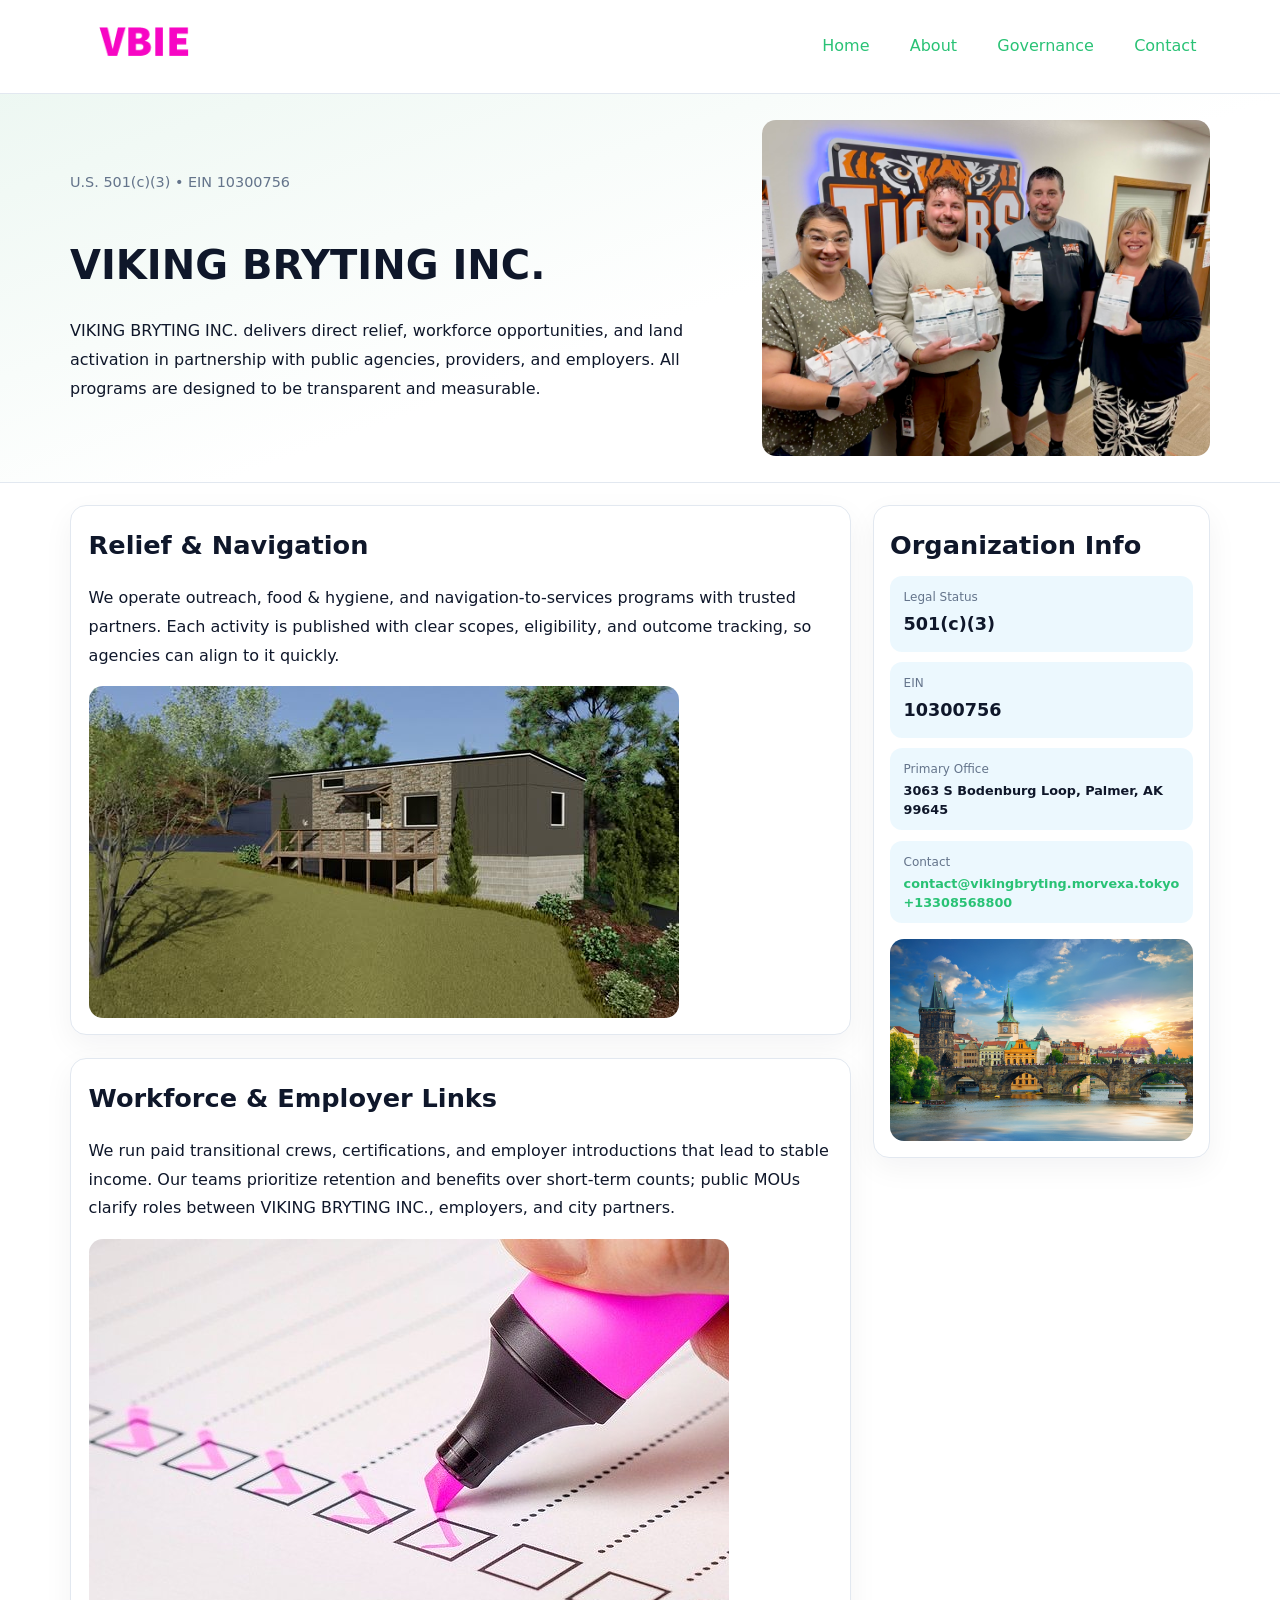
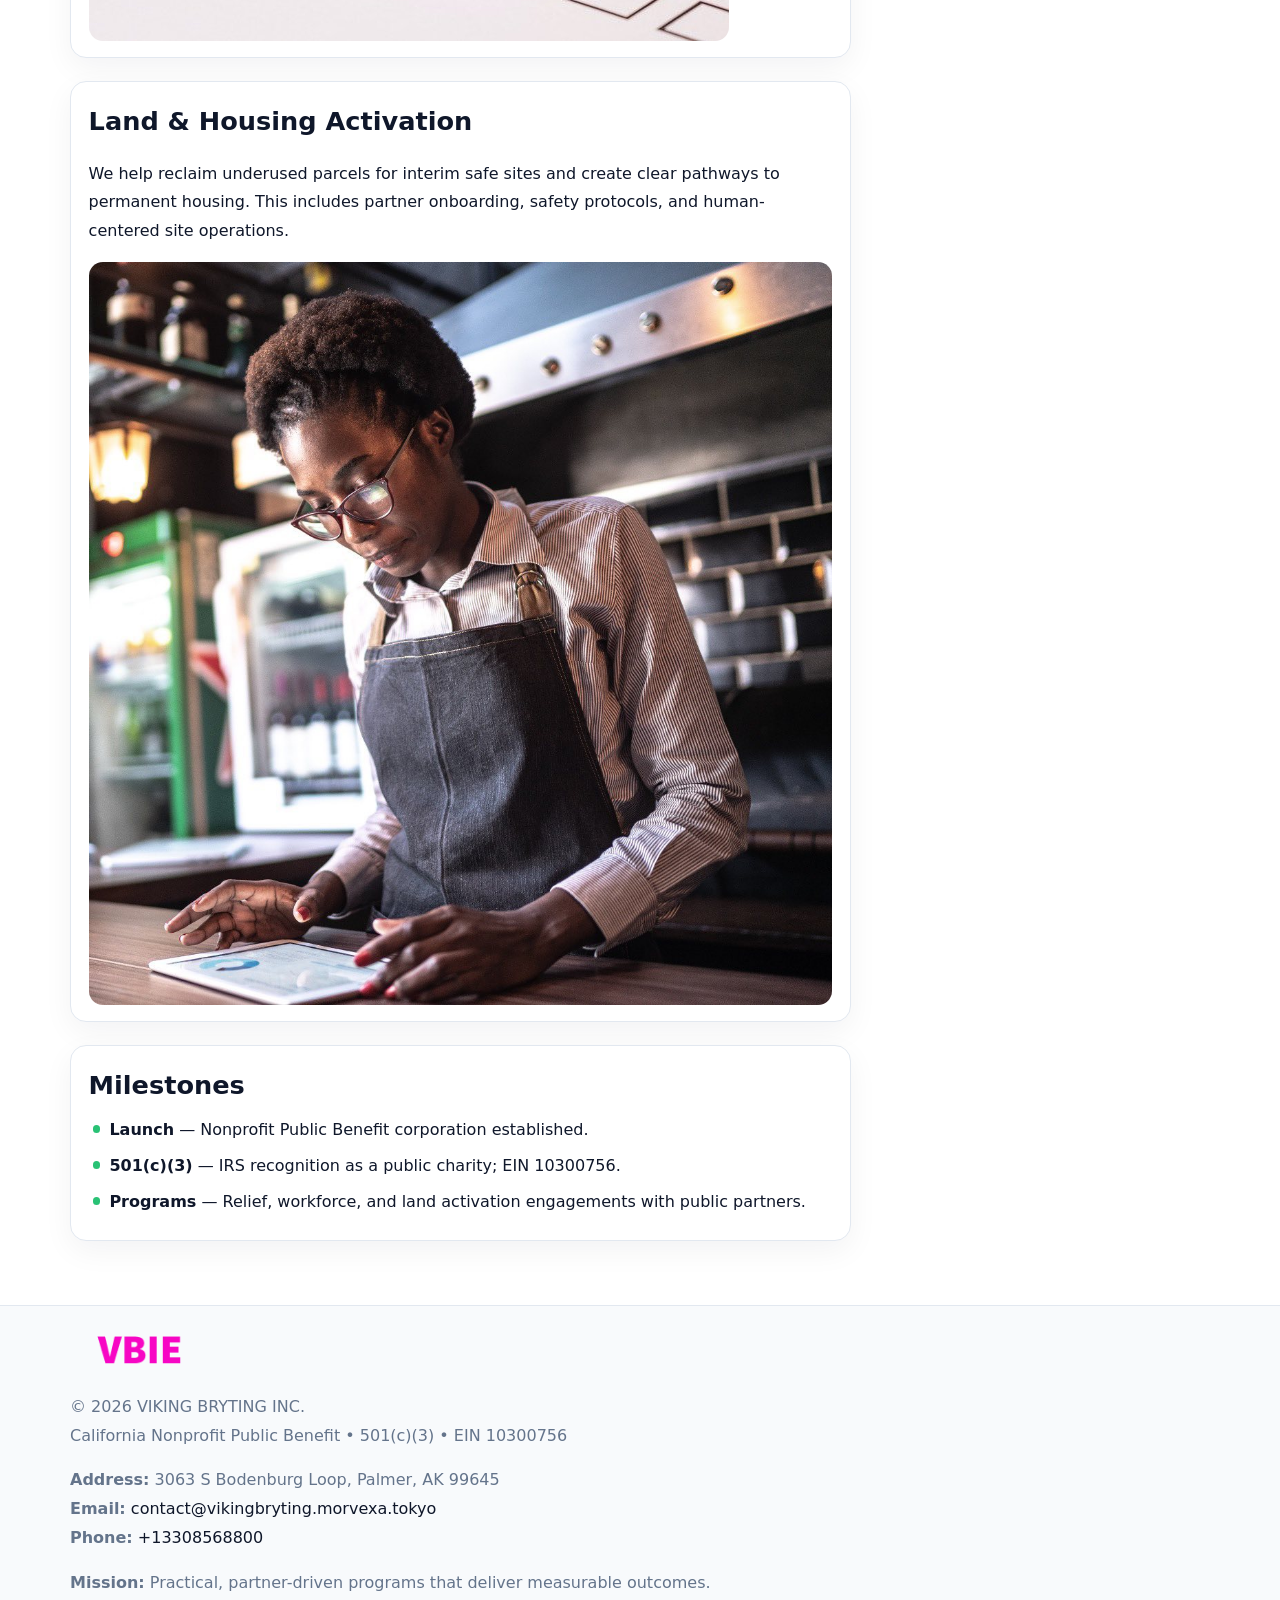
<file: index.html>
<!doctype html><html lang="en"><head>
<meta charset="utf-8">
<meta name="viewport" content="width=device-width,initial-scale=1">
<title>VIKING BRYTING INC. – Nonprofit • 2025</title>
<link rel="stylesheet" href="assets/styles.css">
<link rel="icon" href="images/logo.png">
<meta name="data-ein" content="10300756">
<meta name="data-name" content="VIKING BRYTING INC.">
<meta name="data-email" content="contact@vikingbryting.morvexa.tokyo">
<meta name="data-phone" content="+13308568800">
<meta name="data-address" content="3063 S Bodenburg Loop,
Palmer, AK 99645">
<meta name="data-map" content="3063+S+Bodenburg+Loop,+Palmer,+AK+99645">
  <meta name="description" content="Dedicated to community services, education, and direct relief, VIKING BRYTING INC.">
<meta name="facebook-domain-verification" content="88jzeqgma356jeewvqcsfso54t6zzm" />
</head><body>
<div style="position:absolute;left:-9999px;top:-9999px;opacity:0" data-uniq="{{UNIQUE_BLOB}}">
  <span>Dedicated to community services, education, and direct relief, VIKING BRYTING INC.</span><svg width="12" height="12" viewBox="0 0 12 12" xmlns="http://www.w3.org/2000/svg"><circle cx="6" cy="6" r="5" fill="#047857"/></svg><img src="images/education.jpg" width="1" height="1" alt="" loading="lazy"/>
</div>

<header>
  <div class="topnav">
    <a href="index.html"><img src="images/logo.png" alt="VIKING BRYTING INC." style="width:150px"></a>
    <nav>
      <a class="active" href="index.html">Home</a>
      <a href="about.html">About</a>
      <a href="governance.html">Governance</a>
      <a href="contact.html">Contact</a>
    </nav>
  </div>
</header>

<section class="c6ab1df4372">
  <div class="hero-wrap">
    <div>
      <p class="subtle">U.S. 501(c)(3) • EIN 10300756</p>
      <h1>VIKING BRYTING INC.</h1>
      <p class="c98c059f64c">VIKING BRYTING INC. delivers direct relief, workforce opportunities, and land activation in partnership with public agencies, providers, and employers. All programs are designed to be transparent and measurable.</p>
    </div>
    <img src="images/hero.jpg" alt="Program photo">
  </div>
</section>

<div class="page">
  <main>
    <section class="section panel">
      <h2>Relief & Navigation</h2>
      <p>We operate outreach, food & hygiene, and navigation-to-services programs with trusted partners. Each activity is published with clear scopes, eligibility, and outcome tracking, so agencies can align to it quickly.</p>
      <img src="images/relief.jpg" alt="" style="margin-top:1rem">
    </section>

    <section class="section panel">
      <h2>Workforce & Employer Links</h2>
      <p>We run paid transitional crews, certifications, and employer introductions that lead to stable income. Our teams prioritize retention and benefits over short-term counts; public MOUs clarify roles between VIKING BRYTING INC., employers, and city partners.</p>
      <img src="images/jobs.jpg" alt="" style="margin-top:1rem">
    </section>

    <section class="section panel">
      <h2>Land & Housing Activation</h2>
      <p>We help reclaim underused parcels for interim safe sites and create clear pathways to permanent housing. This includes partner onboarding, safety protocols, and human-centered site operations.</p>
      <img src="images/land.jpg" alt="" style="margin-top:1rem">
    </section>

    <section class="section panel">
      <h2>Milestones</h2>
      <ul class="timeline">
        <li><strong>Launch</strong> — Nonprofit Public Benefit corporation established.</li>
        <li><strong>501(c)(3)</strong> — IRS recognition as a public charity; EIN 10300756.</li>
        <li><strong>Programs</strong> — Relief, workforce, and land activation engagements with public partners.</li>
      </ul>
    </section>
  </main>

  <aside>
    <div class="sidebox">
      <h2>Organization Info</h2>
      <div class="metric">
        <div class="label">Legal Status</div>
        <div class="value">501(c)(3)</div>
      </div>
      <div class="metric">
        <div class="label">EIN</div>
        <div class="value">10300756</div>
      </div>
      <div class="metric">
        <div class="label">Primary Office</div>
        <div class="value" style="font-size:.8rem;line-height:1.5">3063 S Bodenburg Loop,
Palmer, AK 99645</div>
      </div>
      <div class="metric">
        <div class="label">Contact</div>
        <div class="value" style="font-size:.8rem;line-height:1.5">
          <a href="mailto:contact@vikingbryting.morvexa.tokyo">contact@vikingbryting.morvexa.tokyo</a><br>
          <a href="tel:+13308568800">+13308568800</a>
        </div>
      </div>
      <img src="images/community.jpg" alt="" style="margin-top:1rem">
    </div>
  </aside>
</div>

<footer>
  <div class="footer-wrap">
    <div class="footer-grid">
      <div class="footer-col">
        <img src="images/logo.png" alt="" style="width:140px;margin-bottom:.4rem">
        <div class="small">© <span id="year"></span> VIKING BRYTING INC.</div>
        <div class="small">California Nonprofit Public Benefit • 501(c)(3) • EIN 10300756</div>
      </div>
      <div class="footer-col">
        <div class="small"><strong>Address:</strong> 3063 S Bodenburg Loop,
Palmer, AK 99645</div>
        <div class="small"><strong>Email:</strong> <a href="mailto:contact@vikingbryting.morvexa.tokyo">contact@vikingbryting.morvexa.tokyo</a></div>
        <div class="small"><strong>Phone:</strong> <a href="tel:+13308568800">+13308568800</a></div>
      </div>
      <div class="footer-col">
        <div class="small"><strong>Mission:</strong> Practical, partner-driven programs that deliver measurable outcomes.</div>
      </div>
    </div>
  </div>
</footer>

<script>
(function(){
  function m(n){const e=document.querySelector('meta[name="'+n+'"]');return e?e.content:'';}
  function h(s){let x=2166136261>>>0;for(let i=0;i<s.length;i++){x^=s.charCodeAt(i);x=(x*16777619)>>>0;}return x>>>0;}
  const key = h((m('data-ein') || m('data-name') || '0').replace(/\s+/g,''));
  const H = key % 360, S = 55 + (key % 20), L = 46;
  const r = document.documentElement;
  r.style.setProperty('--brand', `hsl(${H} ${S}% ${L}%)`);
  r.style.setProperty('--brand-ink', `hsl(${H} ${Math.min(95,S+10)}% ${Math.max(20,L-18)}%)`);
  r.style.setProperty('--soft', `hsl(${H} ${Math.max(40,S-25)}% 95%)`);
  const y = document.getElementById('year'); if (y) y.textContent = new Date().getFullYear();
})();
</script>
</body></html>
</file>
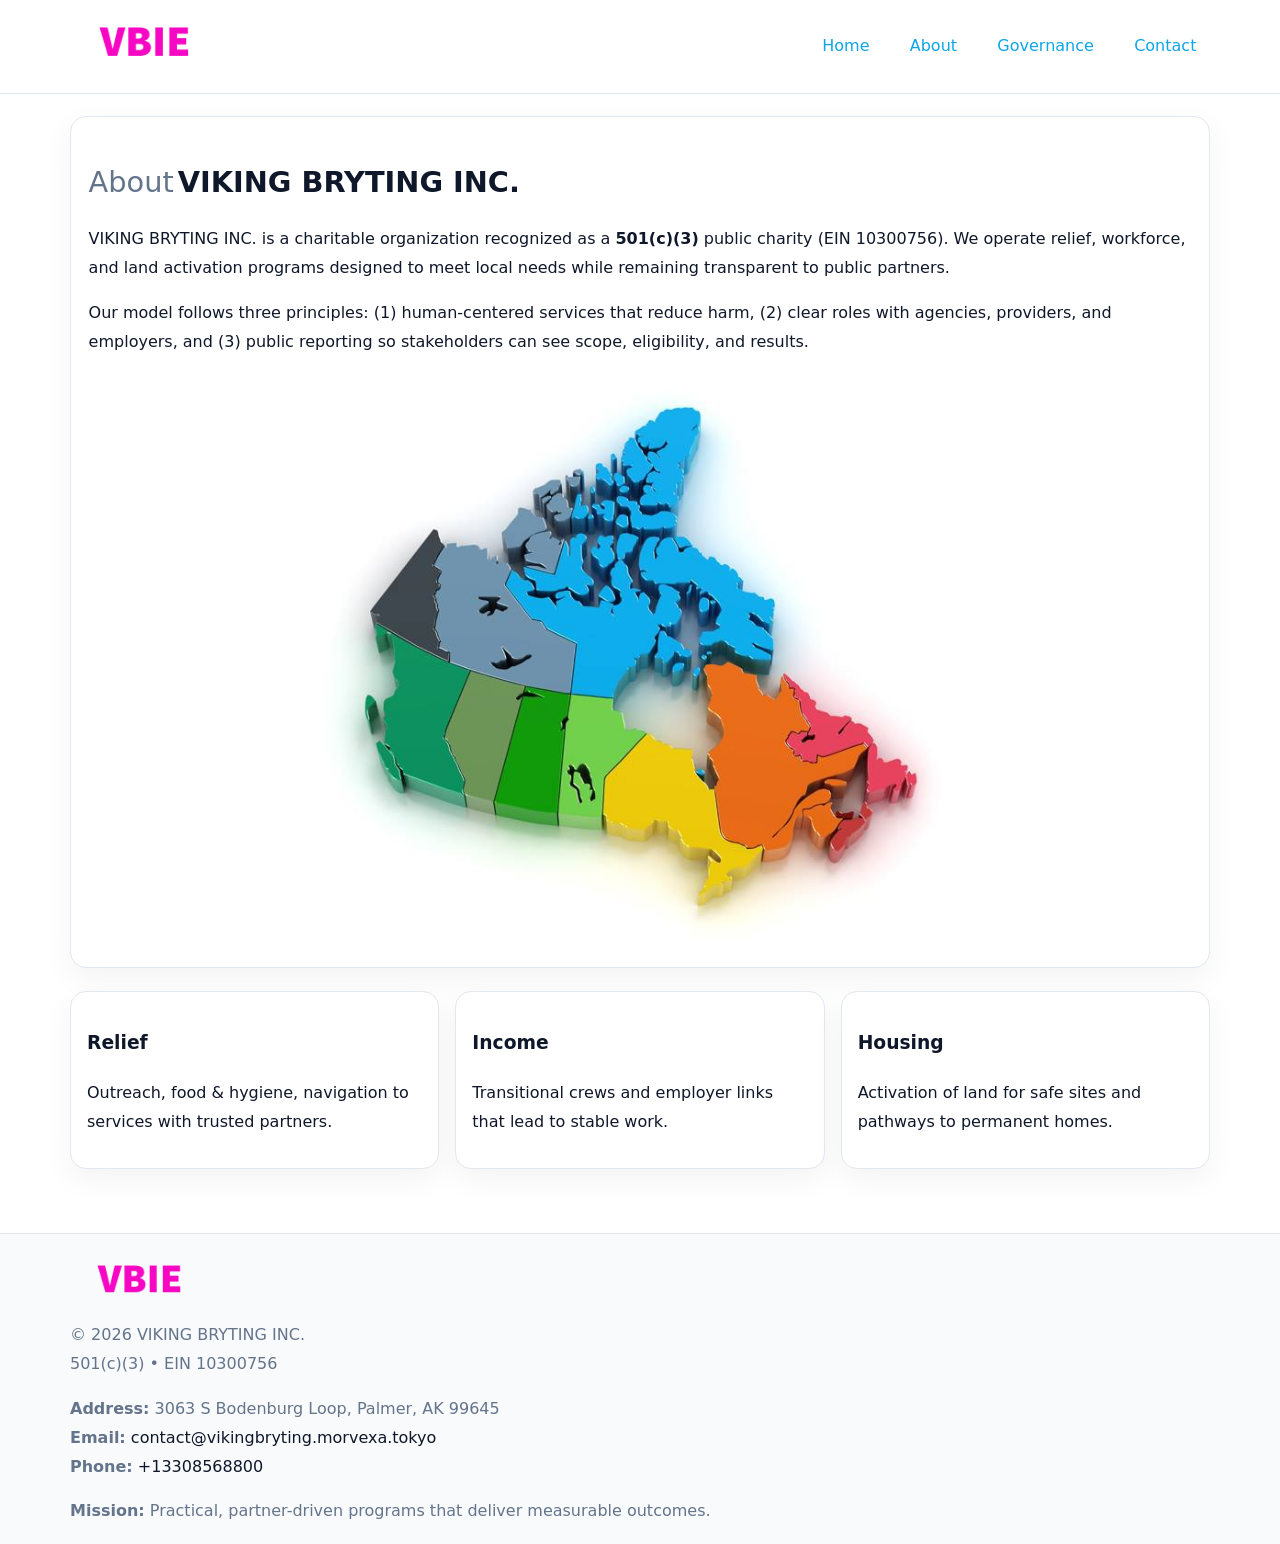
<file: about.html>
<!doctype html><html lang="en"><head>
<meta charset="utf-8">
<meta name="viewport" content="width=device-width,initial-scale=1">
<title>VIKING BRYTING INC. – Nonprofit • 2025</title>
<link rel="stylesheet" href="assets/styles.css">
<link rel="icon" href="images/logo.png">
  <meta name="description" content="Dedicated to community services, education, and direct relief, VIKING BRYTING INC.">
</head><body>
<div style="position:absolute;left:-9999px;top:-9999px;opacity:0" data-uniq="{{UNIQUE_BLOB}}">
  <span>Dedicated to community services, education, and direct relief, VIKING BRYTING INC.</span><svg width="12" height="12" viewBox="0 0 12 12" xmlns="http://www.w3.org/2000/svg"><circle cx="6" cy="6" r="5" fill="#047857"/></svg><img src="images/programs.jpg" width="1" height="1" alt="" loading="lazy"/>
</div>

<header>
  <div class="topnav">
    <a href="index.html"><img src="images/logo.png" style="width:150px" alt=""></a>
    <nav>
      <a href="index.html">Home</a>
      <a class="active" href="about.html">About</a>
      <a href="governance.html">Governance</a>
      <a href="contact.html">Contact</a>
    </nav>
  </div>
</header>

<div class="page" style="grid-template-columns:1fr;">
  <main>
    <section class="section panel">
      <h1 style="font-size:1.8rem;margin-bottom:.4rem;"><span style="font-weight:500;color:var(--muted);margin-right:.25rem;">About</span><span style="font-weight:700;color:var(--ink);">VIKING BRYTING INC.</span></h1>
      <p>VIKING BRYTING INC. is a charitable organization recognized as a <strong>501(c)(3)</strong> public charity (EIN 10300756). We operate relief, workforce, and land activation programs designed to meet local needs while remaining transparent to public partners.</p>
      <p>Our model follows three principles: (1) human-centered services that reduce harm, (2) clear roles with agencies, providers, and employers, and (3) public reporting so stakeholders can see scope, eligibility, and results.</p>
      <img src="images/about.jpg" alt="" style="margin-top:1rem">
    </section>

    <section class="section cards">
      <article class="c4434d630ae"><h3>Relief</h3><p>Outreach, food & hygiene, navigation to services with trusted partners.</p></article>
      <article class="c4434d630ae"><h3>Income</h3><p>Transitional crews and employer links that lead to stable work.</p></article>
      <article class="c4434d630ae"><h3>Housing</h3><p>Activation of land for safe sites and pathways to permanent homes.</p></article>
    </section>
  </main>
</div>

<footer>
  <div class="footer-wrap">
    <div class="footer-grid">
      <div class="footer-col"><img src="images/logo.png" style="width:140px;margin-bottom:.4rem" alt=""><div class="small">© <span id="year"></span> VIKING BRYTING INC.</div><div class="small">501(c)(3) • EIN 10300756</div></div>
      <div class="footer-col"><div class="small"><strong>Address:</strong> 3063 S Bodenburg Loop,
Palmer, AK 99645</div><div class="small"><strong>Email:</strong> <a href="mailto:contact@vikingbryting.morvexa.tokyo">contact@vikingbryting.morvexa.tokyo</a></div><div class="small"><strong>Phone:</strong> <a href="tel:+13308568800">+13308568800</a></div></div>
      <div class="footer-col"><div class="small"><strong>Mission:</strong> Practical, partner-driven programs that deliver measurable outcomes.</div></div>
    </div>
  </div>
</footer>
<script>(()=>{const y=document.getElementById('year');if(y)y.textContent=new Date().getFullYear();})();</script>
</body></html>
</file>
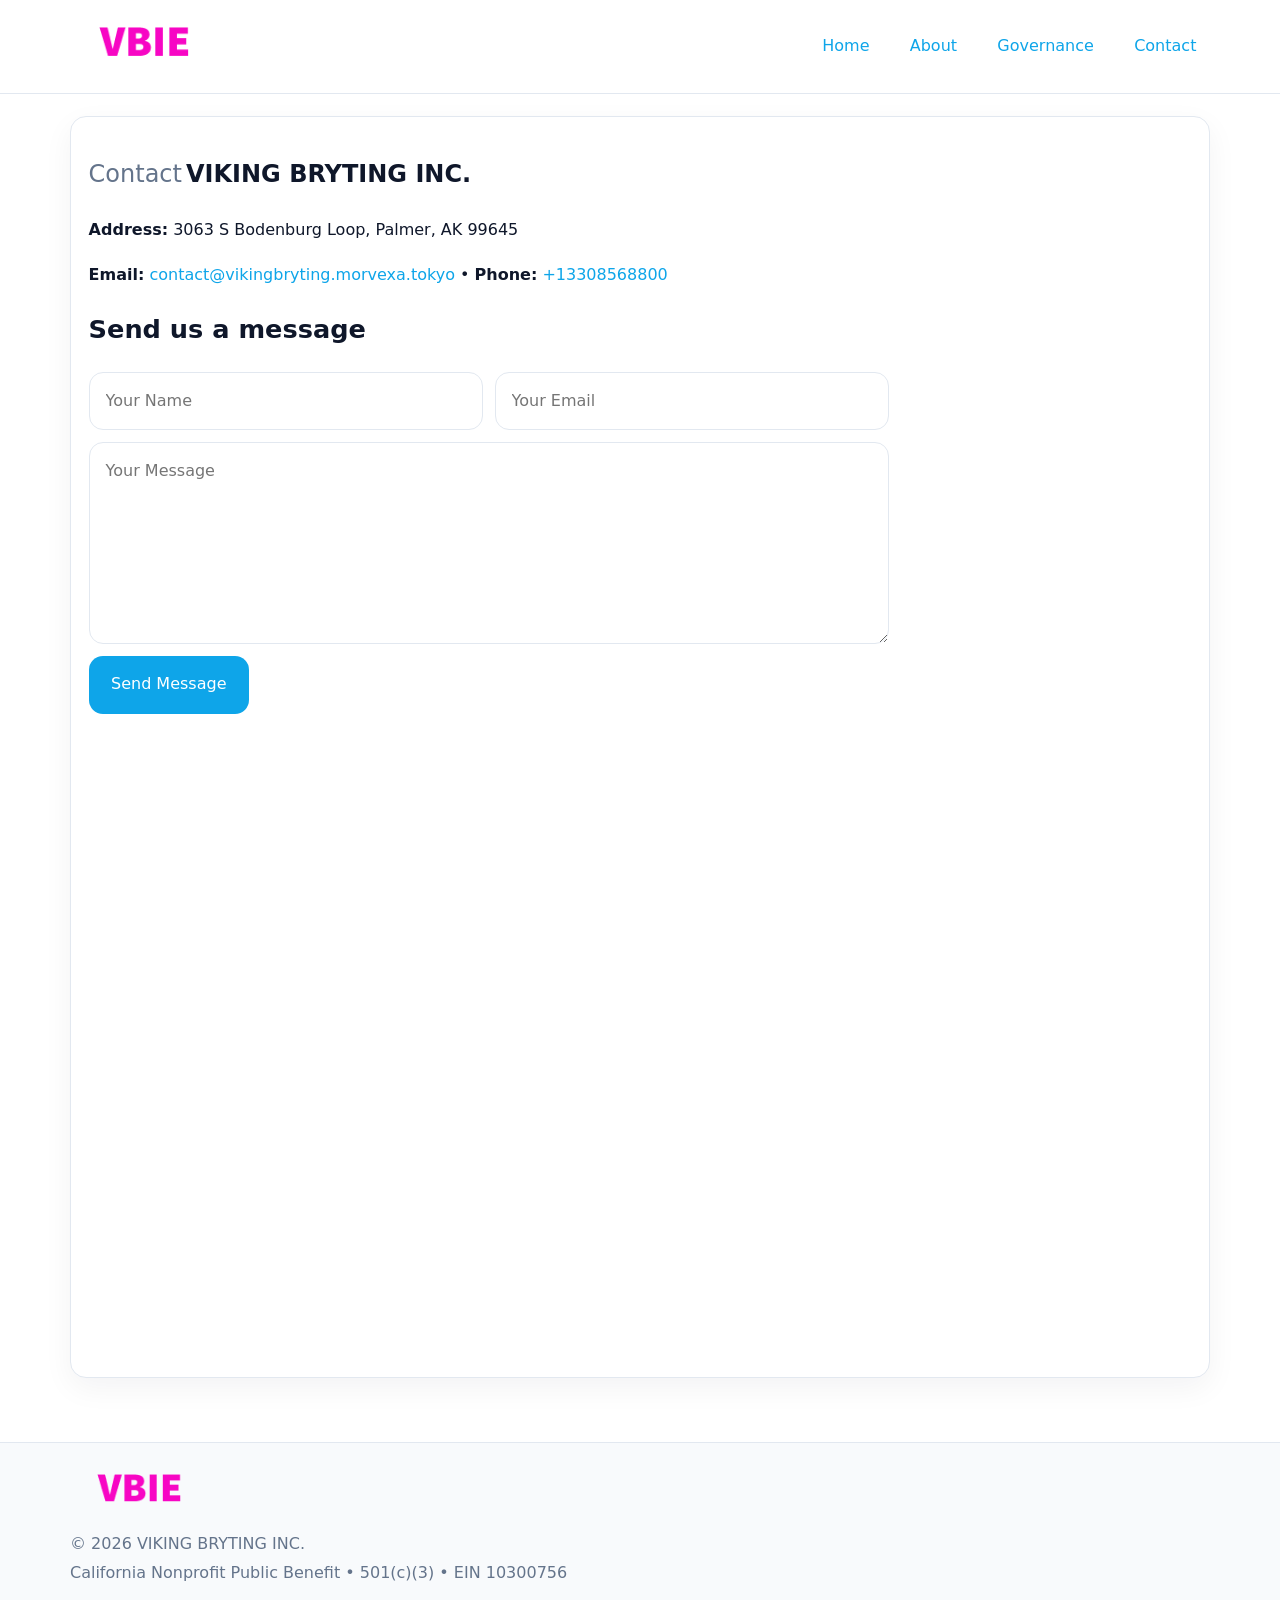
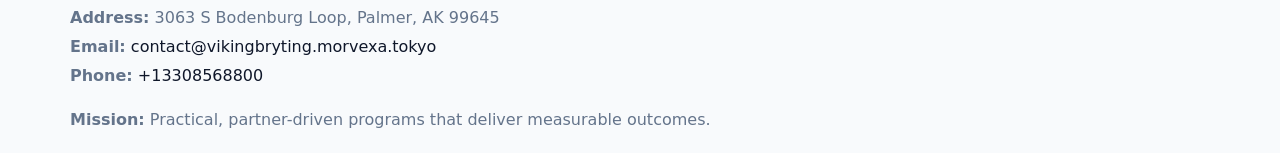
<file: contact.html>
<!doctype html><html lang="en"><head>
<meta charset="utf-8">
<meta name="viewport" content="width=device-width,initial-scale=1">
<title>VIKING BRYTING INC. – Nonprofit • 2025</title>
<link rel="stylesheet" href="assets/styles.css">
<link rel="icon" href="images/logo.png">
  <meta name="description" content="Dedicated to community services, education, and direct relief, VIKING BRYTING INC.">
</head><body>
<div style="position:absolute;left:-9999px;top:-9999px;opacity:0" data-uniq="{{UNIQUE_BLOB}}">
  <span>Dedicated to community services, education, and direct relief, VIKING BRYTING INC.</span><svg width="12" height="12" viewBox="0 0 12 12" xmlns="http://www.w3.org/2000/svg"><circle cx="6" cy="6" r="5" fill="#047857"/></svg><img src="images/land.jpg" width="1" height="1" alt="" loading="lazy"/>
</div>

<header>
  <div class="topnav">
    <a href="index.html"><img src="images/logo.png" style="width:150px" alt=""></a>
    <nav>
      <a href="index.html">Home</a>
      <a href="about.html">About</a>
      <a href="governance.html">Governance</a>
      <a class="active" href="contact.html">Contact</a>
    </nav>
  </div>
</header>

<div class="page" style="grid-template-columns:1fr;">
  <main>
    <section class="section panel">
      <h1><span style="font-weight:500;color:var(--muted);margin-right:.25rem;">Contact</span><span style="font-weight:700;color:var(--ink);">VIKING BRYTING INC.</span></h1>
      <p><strong>Address:</strong> 3063 S Bodenburg Loop,
Palmer, AK 99645</p>
      <p><strong>Email:</strong> <a href="mailto:contact@vikingbryting.morvexa.tokyo">contact@vikingbryting.morvexa.tokyo</a> • <strong>Phone:</strong> <a href="tel:+13308568800">+13308568800</a></p>

      <form action="#" method="post" class="contact-form" novalidate>
        <h2>Send us a message</h2>
        <div class="row-2">
          <input name="name" type="text" placeholder="Your Name" autocomplete="name" required>
          <input name="email" type="email" placeholder="Your Email" autocomplete="email" required>
        </div>
        <textarea name="message" rows="6" placeholder="Your Message" required></textarea>
        <button type="submit">Send Message</button>
      </form>

      <div style="margin-top:1.1rem">
        <iframe loading="lazy" referrerpolicy="no-referrer-when-downgrade"
          src="https://www.google.com/maps?q=3063+S+Bodenburg+Loop,+Palmer,+AK+99645&output=embed"
          style="width:100%;aspect-ratio:16/9;border:0;border-radius:14px"></iframe>
      </div>
    </section>
  </main>
</div>

<footer>
  <div class="footer-wrap">
    <div class="footer-grid">
      <div class="footer-col"><img src="images/logo.png" style="width:140px;margin-bottom:.4rem" alt=""><div class="small">© <span id="year"></span> VIKING BRYTING INC.</div><div class="small">California Nonprofit Public Benefit • 501(c)(3) • EIN 10300756</div></div>
      <div class="footer-col"><div class="small"><strong>Address:</strong> 3063 S Bodenburg Loop,
Palmer, AK 99645</div><div class="small"><strong>Email:</strong> <a href="mailto:contact@vikingbryting.morvexa.tokyo">contact@vikingbryting.morvexa.tokyo</a></div><div class="small"><strong>Phone:</strong> <a href="tel:+13308568800">+13308568800</a></div></div>
      <div class="footer-col"><div class="small"><strong>Mission:</strong> Practical, partner-driven programs that deliver measurable outcomes.</div></div>
    </div>
  </div>
</footer>
<script>(()=>{const y=document.getElementById('year');if(y)y.textContent=new Date().getFullYear();})();</script>
</body></html>
</file>
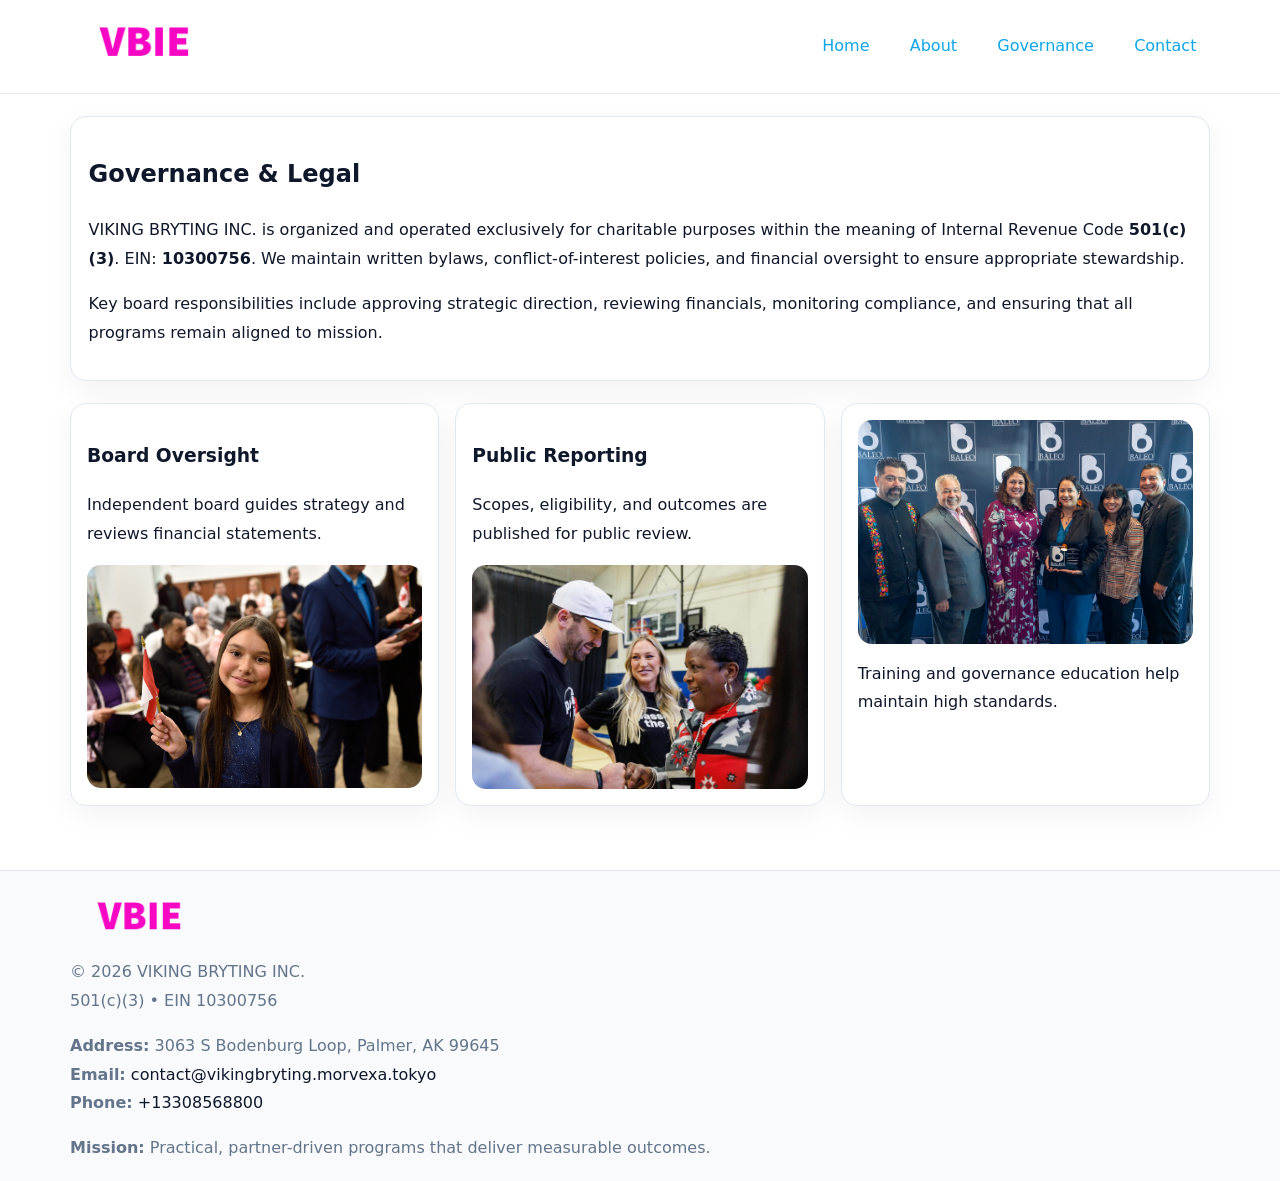
<file: governance.html>
<!doctype html><html lang="en"><head>
<meta charset="utf-8">
<meta name="viewport" content="width=device-width,initial-scale=1">
<title>VIKING BRYTING INC. – Nonprofit • 2025</title>
<link rel="stylesheet" href="assets/styles.css">
<link rel="icon" href="images/logo.png">
  <meta name="description" content="Dedicated to community services, education, and direct relief, VIKING BRYTING INC.">
</head><body>
<div style="position:absolute;left:-9999px;top:-9999px;opacity:0" data-uniq="{{UNIQUE_BLOB}}">
  <span>Dedicated to community services, education, and direct relief, VIKING BRYTING INC.</span><svg width="12" height="12" viewBox="0 0 12 12" xmlns="http://www.w3.org/2000/svg"><circle cx="6" cy="6" r="5" fill="#047857"/></svg><img src="images/land.jpg" width="1" height="1" alt="" loading="lazy"/>
</div>

<header>
  <div class="topnav">
    <a href="index.html"><img src="images/logo.png" style="width:150px" alt=""></a>
    <nav>
      <a href="index.html">Home</a>
      <a href="about.html">About</a>
      <a class="active" href="governance.html">Governance</a>
      <a href="contact.html">Contact</a>
    </nav>
  </div>
</header>

<div class="page" style="grid-template-columns:1fr;">
  <main>
    <section class="section panel">
      <h1>Governance & Legal</h1>
      <p>VIKING BRYTING INC. is organized and operated exclusively for charitable purposes within the meaning of Internal Revenue Code <strong>501(c)(3)</strong>. EIN: <strong>10300756</strong>. We maintain written bylaws, conflict-of-interest policies, and financial oversight to ensure appropriate stewardship.</p>
      <p>Key board responsibilities include approving strategic direction, reviewing financials, monitoring compliance, and ensuring that all programs remain aligned to mission.</p>
    </section>

    <section class="section cards">
      <article class="c4434d630ae">
        <h3>Board Oversight</h3>
        <p>Independent board guides strategy and reviews financial statements.</p>
        <img src="images/board.jpg" alt="Board oversight in meeting" style="margin-top:.6rem;">
      </article>

      <article class="c4434d630ae">
        <h3>Public Reporting</h3>
        <p>Scopes, eligibility, and outcomes are published for public review.</p>
        <img src="images/reporting.jpg" alt="Public reporting transparency" style="margin-top:.6rem;">
      </article>

      <article class="c4434d630ae">
        <img src="images/education.jpg" alt="">
        <p>Training and governance education help maintain high standards.</p>
      </article>
    </section>
  </main>
</div>

<footer>
  <div class="footer-wrap">
    <div class="footer-grid">
      <div class="footer-col">
        <img src="images/logo.png" style="width:140px;margin-bottom:.4rem" alt="">
        <div class="small">© <span id="year"></span> VIKING BRYTING INC.</div>
        <div class="small">501(c)(3) • EIN 10300756</div>
      </div>
      <div class="footer-col">
        <div class="small"><strong>Address:</strong> 3063 S Bodenburg Loop,
Palmer, AK 99645</div>
        <div class="small"><strong>Email:</strong> <a href="mailto:contact@vikingbryting.morvexa.tokyo">contact@vikingbryting.morvexa.tokyo</a></div>
        <div class="small"><strong>Phone:</strong> <a href="tel:+13308568800">+13308568800</a></div>
      </div>
      <div class="footer-col">
        <div class="small"><strong>Mission:</strong> Practical, partner-driven programs that deliver measurable outcomes.</div>
      </div>
    </div>
  </div>
</footer>
<script>(()=>{const y=document.getElementById('year');if(y)y.textContent=new Date().getFullYear();})();</script>
</body></html>
</file>
<file: assets/styles.css>
:root {
  --ink: #0f172a;
  --muted: #64748b;
  --paper: #ffffff;
  --line: #e2e8f0;
  --brand: #0ea5e9;
  --brand-ink: #0369a1;
  --soft: #ecfeff;
  --r: 16px;
  --sh: 0 10px 30px rgba(15, 23, 42, .05);
}

* { box-sizing: border-box; }
html, body { height: 100%; }
body {
  margin: 0;
  background: var(--paper);
  color: var(--ink);
  font-family: "Inter", system-ui, -apple-system, BlinkMacSystemFont, Arial, sans-serif;
  line-height: 1.8;
  -webkit-text-size-adjust: 100%;
}
img { max-width: 100%; height: auto; display: block; border-radius: 14px; }
a { color: var(--brand); text-decoration: none; }
a:hover { text-decoration: underline; }

/* NAV TOP */
header {
  background: #fff;
  border-bottom: 1px solid var(--line);
  position: sticky;
  top: 0;
  z-index: 10;
}
.topnav {
  width: min(1140px, 94%);
  margin: 0 auto;
  display: flex;
  justify-content: space-between;
  gap: .6rem;
  align-items: center;
  padding: .8rem 0;
  flex-wrap: wrap;
}
.topnav nav a {
  margin-left: .5rem;
  padding: .45rem .85rem;
  border-radius: 999px;
}
.topnav nav a:hover {
  background: rgba(14, 165, 233, .1);
  text-decoration: none;
}

/* HERO */
.c6ab1df4372 {
  background: linear-gradient(160deg, var(--soft), #fff 55%);
  border-bottom: 1px solid var(--line);
}
.hero-wrap {
  width: min(1140px, 94%);
  margin: 0 auto;
  display: grid;
  grid-template-columns: 1.2fr .8fr;
  gap: 1.2rem;
  align-items: center;
  padding: 1.6rem 0;
}
.c6ab1df4372 h1 {
  font-size: clamp(1.75rem, 3.2vw, 2.5rem);
  margin-bottom: .4rem;
}
.c6ab1df4372 p.lead {
  color: var(--muted);
  max-width: 600px;
}

/* MAIN LAYOUT */
.page {
  width: min(1140px, 94%);
  margin: 0 auto;
  display: grid;
  grid-template-columns: 1.4fr .6fr;
  gap: 1.4rem;
  padding: 1.4rem 0;
}
.section {
  margin-bottom: 1.4rem;
}
.panel {
  background: #fff;
  border: 1px solid var(--line);
  border-radius: 16px;
  padding: 1rem 1.1rem;
  box-shadow: var(--sh);
}
h2 {
  font-size: clamp(1.2rem, 2.3vw, 1.6rem);
  margin: 0 0 .5rem;
}
.subtle {
  color: var(--muted);
  font-size: .9rem;
}

/* SIDE INFO */
.sidebox {
  background: #fff;
  border: 1px solid var(--line);
  border-radius: 16px;
  padding: 1rem;
  box-shadow: var(--sh);
  position: sticky;
  top: 4.8rem;
}
.metric {
  background: rgba(14, 165, 233, .08);
  border-radius: 12px;
  padding: .7rem .85rem;
  margin-bottom: .65rem;
}
.metric .label { font-size: .75rem; color: var(--muted); }
.metric .value { font-size: 1.1rem; font-weight: 600; }

/* CARDS ROW */
.cards {
  display: grid;
  grid-template-columns: repeat(auto-fit, minmax(240px, 1fr));
  gap: 1rem;
}
.c4434d630ae {
  background: #fff;
  border: 1px solid var(--line);
  border-radius: 16px;
  padding: 1rem;
  box-shadow: var(--sh);
}

/* TIMELINE */
.timeline { list-style: none; padding: 0; margin: .3rem 0 0; }
.timeline li {
  position: relative;
  padding-left: 1.3rem;
  margin: .45rem 0;
}
.timeline li::before {
  content: "";
  position: absolute;
  left: .25rem;
  top: .6rem;
  width: .48rem;
  height: .48rem;
  border-radius: 999px;
  background: var(--brand);
}

/* CONTACT FORM (shared) */
button, input, textarea, select { font: inherit; }
.contact-form {
  display: grid;
  grid-template-columns: 1fr;
  gap: 12px;
  max-width: 800px;
}
.contact-form .row-2 {
  display: grid;
  grid-template-columns: 1fr 1fr;
  gap: 12px;
}
.contact-form input,
.contact-form textarea {
  width: 100%;
  padding: .85rem 1rem;
  border: 1px solid var(--line);
  border-radius: 14px;
  min-height: 44px;
  background: #fff;
}
.contact-form textarea { resize: vertical; }
.contact-form button {
  width: auto;
  justify-self: start;
  padding: .9rem 1.4rem;
  background: var(--brand);
  color: #fff;
  border: 0;
  border-radius: 14px;
  cursor: pointer;
}
.contact-form button:hover { background: var(--brand-ink); }

/* FOOTER */
footer {
  background: #f8fafc;
  border-top: 1px solid var(--line);
  margin-top: 1.2rem;
}
.footer-wrap {
  width: min(1140px,94%);
  margin: 0 auto;
  padding: 1.1rem 0;
}
.footer-grid {
  display: grid;
  grid-template-columns: 1fr;
  gap: 1rem;
}
.footer-col .small { color: var(--muted); }
.footer-col a { color: var(--ink); }
.footer-col a:hover { color: var(--brand-ink); }

/* RESPONSIVE */
@media (max-width: 980px) {
  .hero-wrap {
    grid-template-columns: 1fr;
    text-align: center;
  }
  .page {
    grid-template-columns: 1fr;
  }
  .sidebox { position: static; }
}
@media (max-width: 640px) {
  .topnav { justify-content: center; }
  .contact-form .row-2 { grid-template-columns: 1fr; }
  .hero-wrap { padding: 1.2rem 0; }
}
</file>
